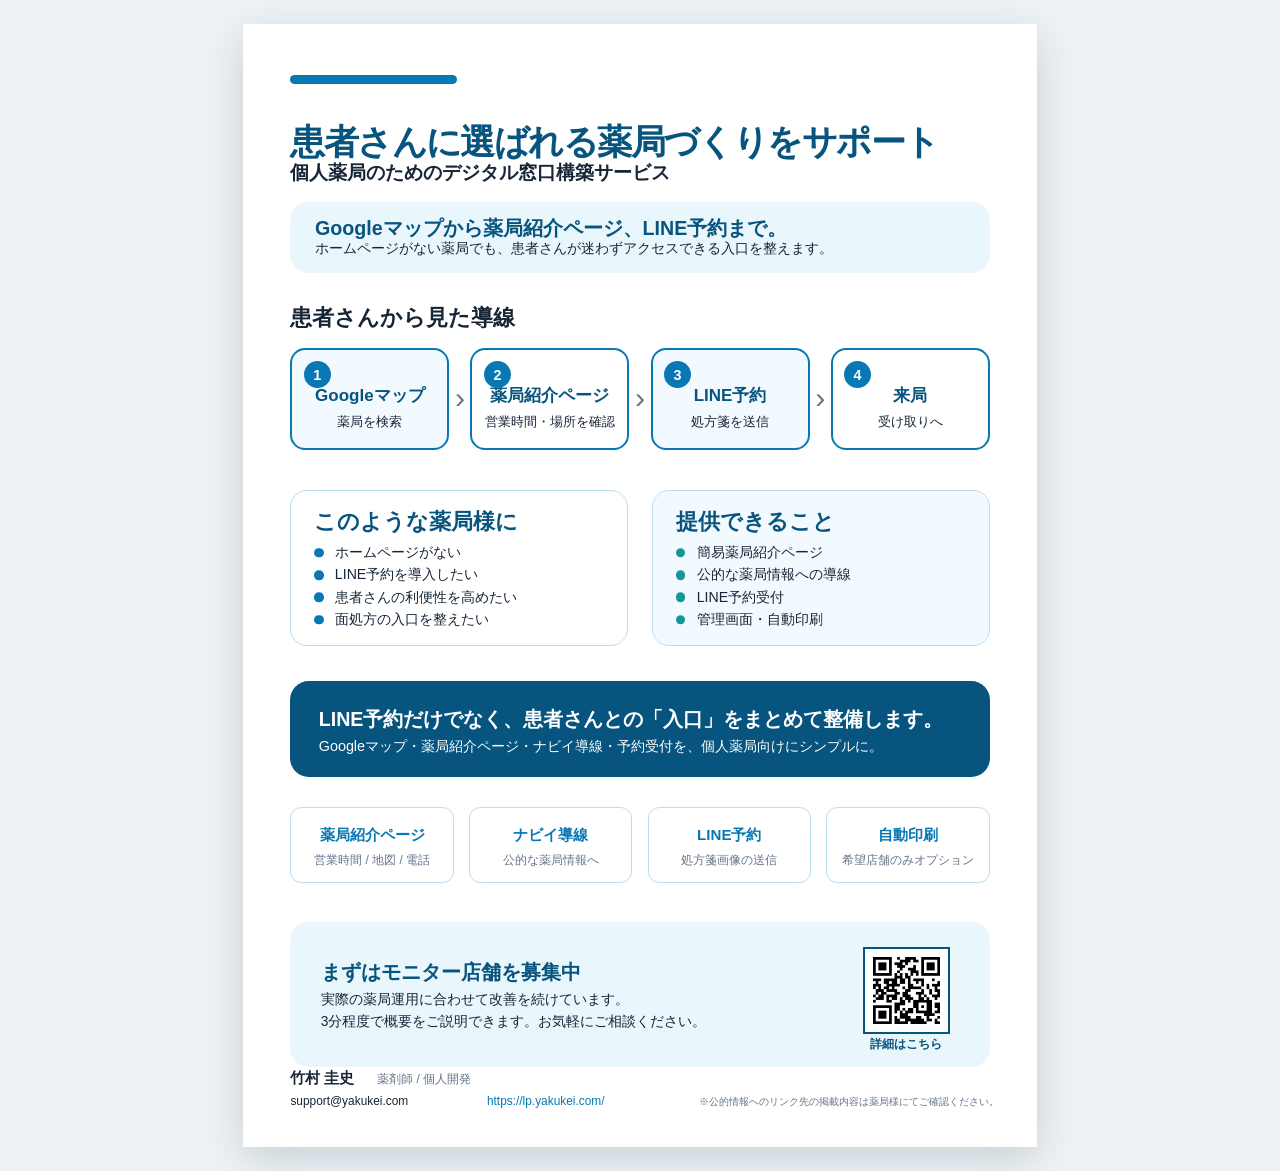
<file: materials/digital-window/index.html>
<!DOCTYPE html>
<html lang="ja">

<head>
  <meta charset="UTF-8">
  <meta name="viewport" content="width=device-width, initial-scale=1.0">
  <meta name="description" content="個人薬局のためのデジタル窓口構築サービスの営業資料です。">
  <link rel="icon" href="/favicon.ico" sizes="any">
  <link rel="stylesheet" href="../digital-window.css">
  <title>個人薬局のためのデジタル窓口構築サービス | 営業資料</title>
</head>

<body>
  <main class="document" aria-labelledby="document-title">
    <header class="hero">
      <div class="top-rule" aria-hidden="true"></div>
      <h1 id="document-title">患者さんに選ばれる薬局づくりをサポート</h1>
      <p class="subtitle">個人薬局のためのデジタル窓口構築サービス</p>

      <section class="intro-box" aria-label="サービス概要">
        <p class="intro-lead">Googleマップから薬局紹介ページ、LINE予約まで。</p>
        <p>ホームページがない薬局でも、患者さんが迷わずアクセスできる入口を整えます。</p>
      </section>
    </header>

    <section class="journey section" aria-labelledby="journey-title">
      <h2 id="journey-title">患者さんから見た導線</h2>
      <ol class="journey-list">
        <li class="journey-step">
          <span class="step-number">1</span>
          <strong>Googleマップ</strong>
          <span>薬局を検索</span>
        </li>
        <li class="journey-step">
          <span class="step-number">2</span>
          <strong>薬局紹介ページ</strong>
          <span>営業時間・場所を確認</span>
        </li>
        <li class="journey-step">
          <span class="step-number">3</span>
          <strong>LINE予約</strong>
          <span>処方箋を送信</span>
        </li>
        <li class="journey-step">
          <span class="step-number">4</span>
          <strong>来局</strong>
          <span>受け取りへ</span>
        </li>
      </ol>
    </section>

    <section class="overview-grid section" aria-label="対象と提供内容">
      <article class="overview-card target-card">
        <h2>このような薬局様に</h2>
        <ul>
          <li>ホームページがない</li>
          <li>LINE予約を導入したい</li>
          <li>患者さんの利便性を高めたい</li>
          <li>面処方の入口を整えたい</li>
        </ul>
      </article>

      <article class="overview-card offer-card">
        <h2>提供できること</h2>
        <ul>
          <li>簡易薬局紹介ページ</li>
          <li>公的な薬局情報への導線</li>
          <li>LINE予約受付</li>
          <li>管理画面・自動印刷</li>
        </ul>
      </article>
    </section>

    <section class="message-band section" aria-label="サービスの特徴">
      <p class="message-lead">LINE予約だけでなく、患者さんとの「入口」をまとめて整備します。</p>
      <p>Googleマップ・薬局紹介ページ・ナビイ導線・予約受付を、個人薬局向けにシンプルに。</p>
    </section>

    <section class="features section" aria-label="主な機能">
      <article class="feature-card">
        <h2>薬局紹介ページ</h2>
        <p>営業時間 / 地図 / 電話</p>
      </article>
      <article class="feature-card">
        <h2>ナビイ導線</h2>
        <p>公的な薬局情報へ</p>
      </article>
      <article class="feature-card">
        <h2>LINE予約</h2>
        <p>処方箋画像の送信</p>
      </article>
      <article class="feature-card">
        <h2>自動印刷</h2>
        <p>希望店舗のみオプション</p>
      </article>
    </section>

    <section class="cta section" aria-labelledby="cta-title">
      <div class="cta-copy">
        <h2 id="cta-title">まずはモニター店舗を募集中</h2>
        <p>実際の薬局運用に合わせて改善を続けています。</p>
        <p>3分程度で概要をご説明できます。お気軽にご相談ください。</p>
      </div>

      <!-- QRコードへ差し替える場合は、下の .qr-placeholder を
           <img class="qr-image" src="..." alt="詳細ページのQRコード"> に置き換えてください。 -->
      <div class="qr-area" aria-label="詳細ページQRコード">
        <img class="qr-image" src="./qr-lp-yakukei.png" alt="詳細ページのQRコード">
        <p>詳細はこちら</p>
      </div>
    </section>

    <footer class="document-footer">
      <div class="contact">
        <p><strong>竹村 圭史</strong><span>薬剤師 / 個人開発</span></p>
        <p><a href="mailto:support@yakukei.com">support@yakukei.com</a></p>
      </div>
      <p class="site-url"><a href="https://lp.yakukei.com/">https://lp.yakukei.com/</a></p>
      <p class="note">※公的情報へのリンク先の掲載内容は薬局様にてご確認ください。</p>
    </footer>
  </main>
</body>

</html>
</file>
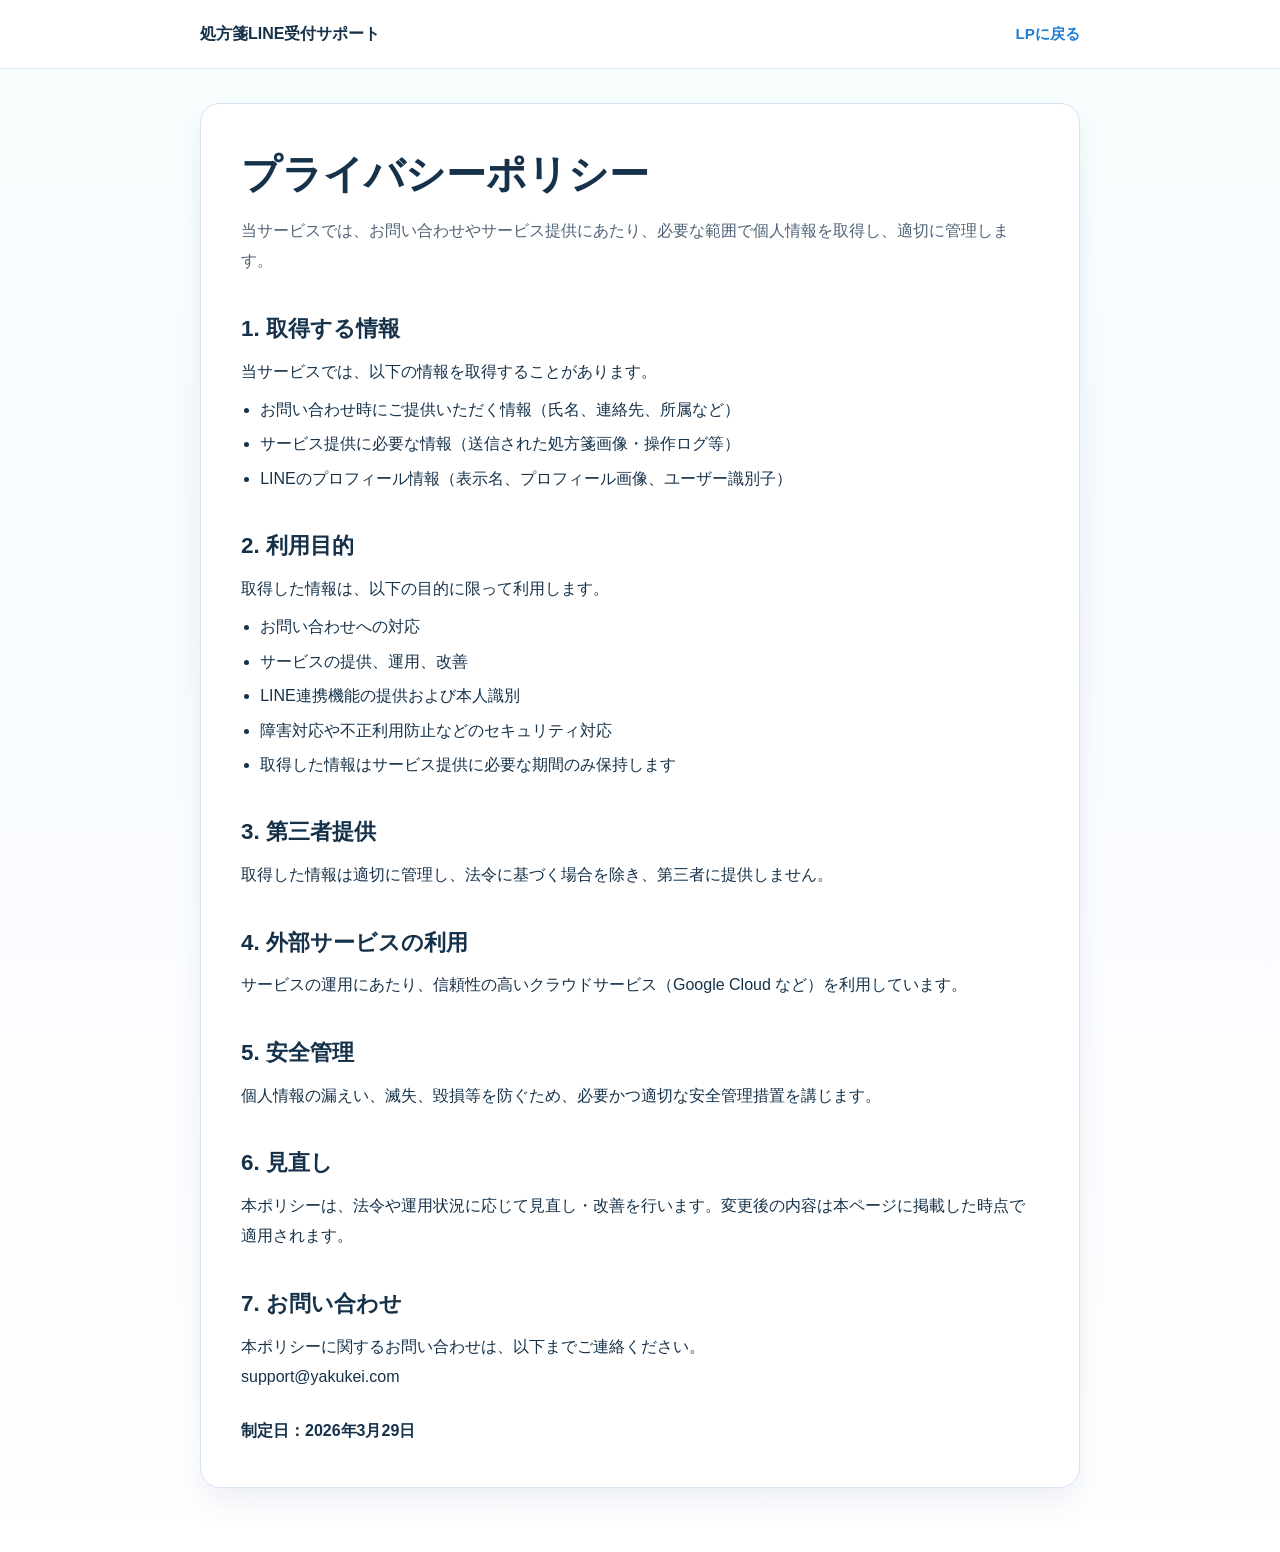
<file: privacy.html>
<!DOCTYPE html>
<html lang="ja">
<head>
  <meta charset="UTF-8">
  <meta name="viewport" content="width=device-width, initial-scale=1.0">
  <meta name="description" content="処方箋LINE受付サポートのプライバシーポリシーです。">
  <link rel="icon" href="/favicon.ico" sizes="any">
  <title>プライバシーポリシー | 処方箋LINE受付サポート</title>
  <style>
    :root {
      --bg: #f4fbfa;
      --surface: #ffffff;
      --text: #16324a;
      --text-soft: #4f6277;
      --line: #d6e4f2;
      --brand: #1f7fd2;
      --radius-lg: 20px;
      --container: min(880px, 92vw);
    }

    * { box-sizing: border-box; }

    body {
      margin: 0;
      font-family: "Noto Sans JP", "Hiragino Kaku Gothic ProN", "Yu Gothic", "Meiryo", sans-serif;
      color: var(--text);
      background: linear-gradient(180deg, #f8fffe 0%, #f8fbff 36%, #ffffff 100%);
      line-height: 1.9;
    }

    .container {
      width: var(--container);
      margin: 0 auto;
      padding: 0 0 64px;
    }

    .page-header {
      position: sticky;
      top: 0;
      z-index: 20;
      border-bottom: 1px solid rgba(214, 228, 242, 0.8);
      background: rgba(255, 255, 255, 0.92);
      backdrop-filter: blur(8px);
    }

    .header-inner {
      width: var(--container);
      margin: 0 auto;
      min-height: 68px;
      display: flex;
      align-items: center;
      justify-content: space-between;
      gap: 16px;
    }

    .brand {
      margin: 0;
      font-size: 1rem;
      font-weight: 700;
    }

    .back-link {
      font-size: 0.95rem;
      font-weight: 600;
      color: var(--brand);
      text-decoration: none;
    }

    .back-link:hover,
    .back-link:focus-visible {
      text-decoration: underline;
    }

    main {
      padding-top: 34px;
    }

    .card {
      background: var(--surface);
      border: 1px solid var(--line);
      border-radius: var(--radius-lg);
      padding: clamp(20px, 4vw, 40px);
      box-shadow: 0 14px 30px rgba(23, 67, 112, 0.08);
    }

    h1 {
      margin: 0 0 12px;
      font-size: clamp(1.8rem, 1.2rem + 2vw, 2.5rem);
      line-height: 1.5;
    }

    .lead {
      margin: 0 0 30px;
      color: var(--text-soft);
    }

    h2 {
      margin: 34px 0 10px;
      font-size: clamp(1.2rem, 1rem + 0.6vw, 1.4rem);
      line-height: 1.6;
    }

    p {
      margin: 0;
    }

    ul {
      margin: 8px 0 0;
      padding-left: 1.2em;
    }

    li + li {
      margin-top: 4px;
    }

    .ending {
      margin-top: 24px;
      font-weight: 600;
    }
  </style>
</head>
<body>
  <header class="page-header">
    <div class="header-inner">
      <p class="brand">処方箋LINE受付サポート</p>
      <a class="back-link" href="/">LPに戻る</a>
    </div>
  </header>

  <main>
    <div class="container">
      <article class="card" aria-labelledby="privacy-title">
        <h1 id="privacy-title">プライバシーポリシー</h1>
        <p class="lead">当サービスでは、お問い合わせやサービス提供にあたり、必要な範囲で個人情報を取得し、適切に管理します。</p>

        <h2>1. 取得する情報</h2>
        <p>当サービスでは、以下の情報を取得することがあります。</p>
        <ul>
          <li>お問い合わせ時にご提供いただく情報（氏名、連絡先、所属など）</li>
          <li>サービス提供に必要な情報（送信された処方箋画像・操作ログ等）</li>
          <li>LINEのプロフィール情報（表示名、プロフィール画像、ユーザー識別子）</li>
        </ul>

        <h2>2. 利用目的</h2>
        <p>取得した情報は、以下の目的に限って利用します。</p>
        <ul>
          <li>お問い合わせへの対応</li>
          <li>サービスの提供、運用、改善</li>
          <li>LINE連携機能の提供および本人識別</li>
          <li>障害対応や不正利用防止などのセキュリティ対応</li>
          <li>取得した情報はサービス提供に必要な期間のみ保持します</li>
        </ul>

        <h2>3. 第三者提供</h2>
        <p>取得した情報は適切に管理し、法令に基づく場合を除き、第三者に提供しません。</p>

        <h2>4. 外部サービスの利用</h2>
        <p>サービスの運用にあたり、信頼性の高いクラウドサービス（Google Cloud など）を利用しています。</p>

        <h2>5. 安全管理</h2>
        <p>個人情報の漏えい、滅失、毀損等を防ぐため、必要かつ適切な安全管理措置を講じます。</p>

        <h2>6. 見直し</h2>
        <p>本ポリシーは、法令や運用状況に応じて見直し・改善を行います。変更後の内容は本ページに掲載した時点で適用されます。</p>

        <h2>7. お問い合わせ</h2>
        <p>本ポリシーに関するお問い合わせは、以下までご連絡ください。</p>
        <p>support@yakukei.com</p>

        <p class="ending">制定日：2026年3月29日</p>
      </article>
    </div>
  </main>
</body>
</html>
</file>
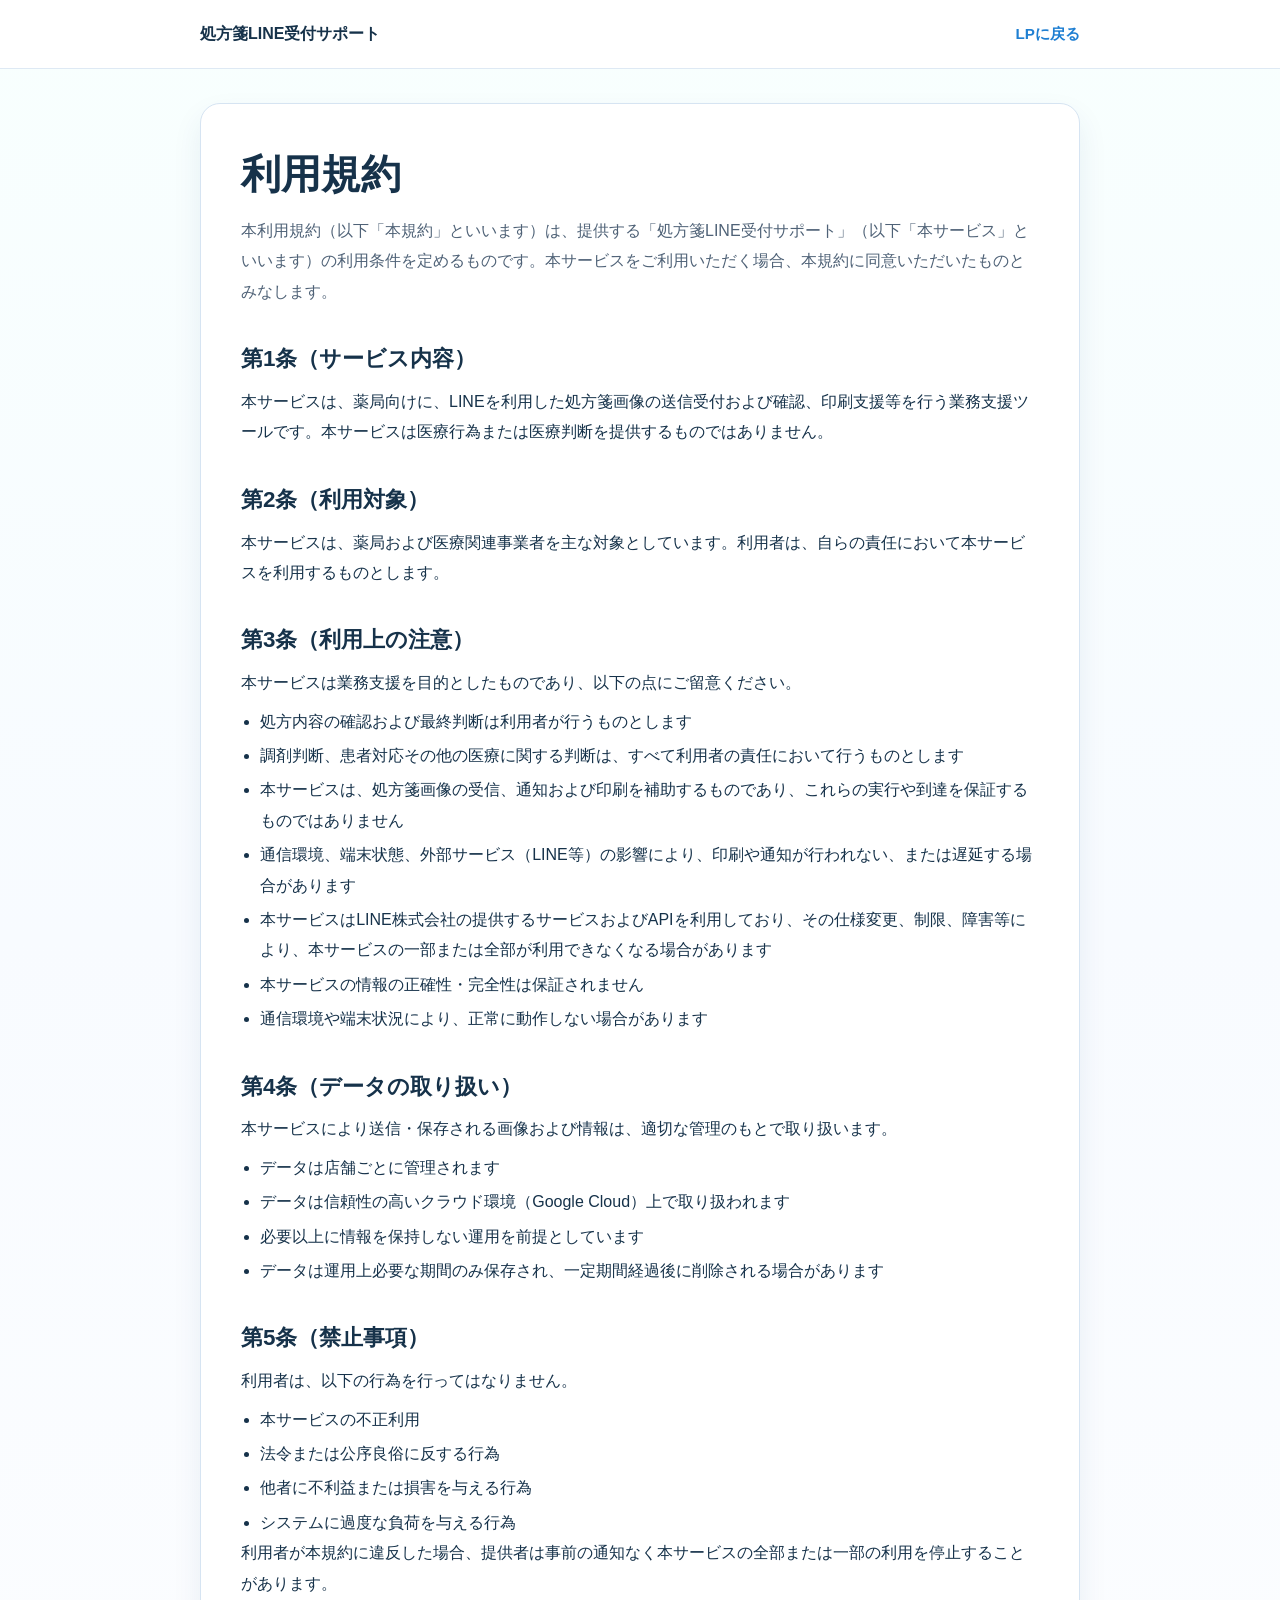
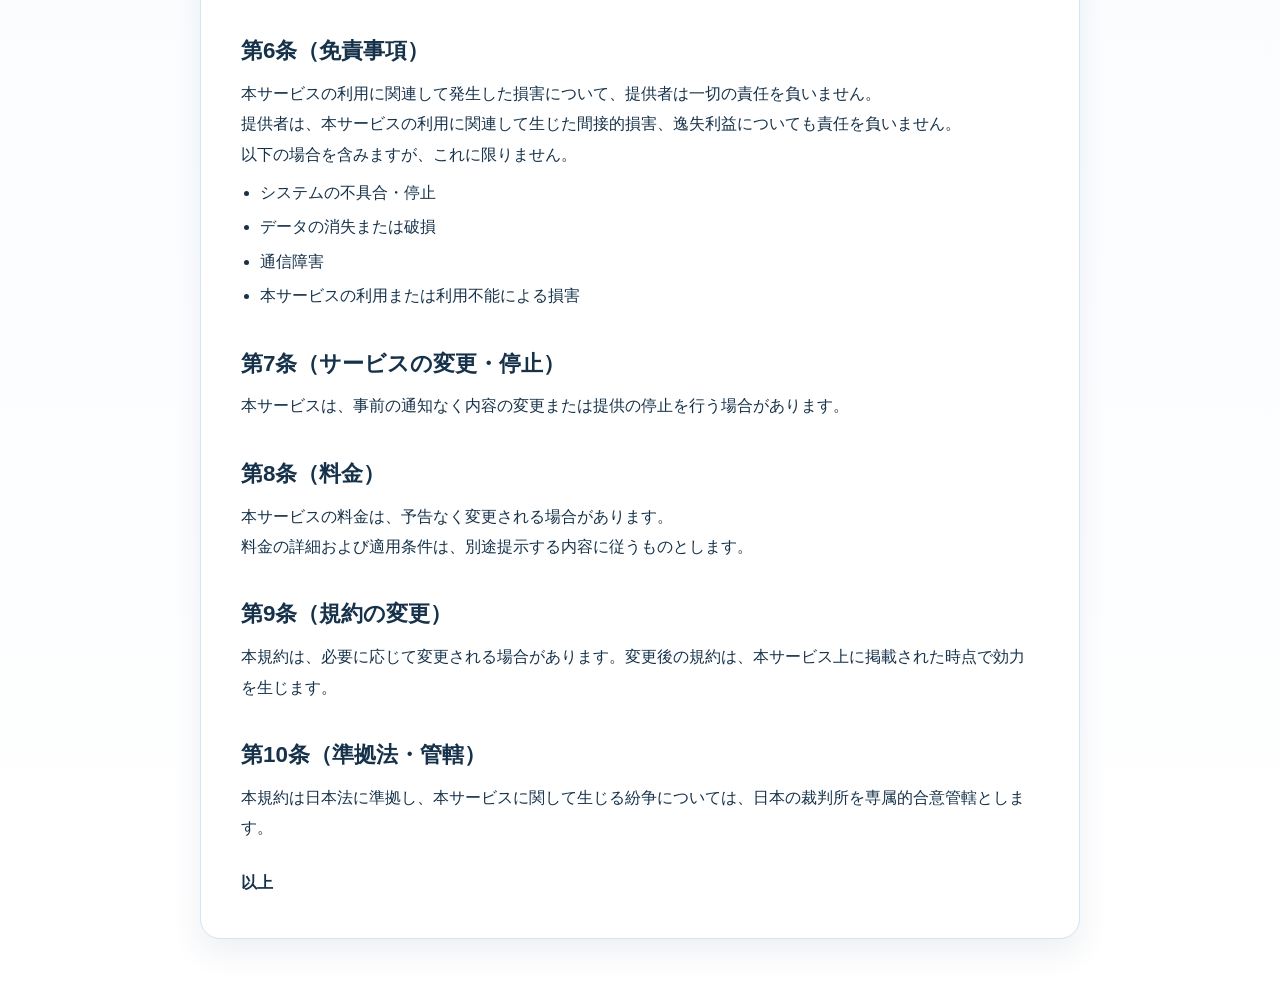
<file: terms.html>
<!DOCTYPE html>
<html lang="ja">
<head>
  <meta charset="UTF-8">
  <meta name="viewport" content="width=device-width, initial-scale=1.0">
  <meta name="description" content="処方箋LINE受付サポートの利用規約です。">
  <link rel="icon" href="/favicon.ico" sizes="any">
  <title>利用規約 | 処方箋LINE受付サポート</title>
  <style>
    :root {
      --bg: #f4fbfa;
      --surface: #ffffff;
      --text: #16324a;
      --text-soft: #4f6277;
      --line: #d6e4f2;
      --brand: #1f7fd2;
      --radius-lg: 20px;
      --radius-md: 14px;
      --container: min(880px, 92vw);
    }

    * { box-sizing: border-box; }

    body {
      margin: 0;
      font-family: "Noto Sans JP", "Hiragino Kaku Gothic ProN", "Yu Gothic", "Meiryo", sans-serif;
      color: var(--text);
      background: linear-gradient(180deg, #f8fffe 0%, #f8fbff 36%, #ffffff 100%);
      line-height: 1.9;
    }

    .container {
      width: var(--container);
      margin: 0 auto;
      padding: 0 0 64px;
    }

    .page-header {
      position: sticky;
      top: 0;
      z-index: 20;
      border-bottom: 1px solid rgba(214, 228, 242, 0.8);
      background: rgba(255, 255, 255, 0.92);
      backdrop-filter: blur(8px);
    }

    .header-inner {
      width: var(--container);
      margin: 0 auto;
      min-height: 68px;
      display: flex;
      align-items: center;
      justify-content: space-between;
      gap: 16px;
    }

    .brand {
      margin: 0;
      font-size: 1rem;
      font-weight: 700;
    }

    .back-link {
      font-size: 0.95rem;
      font-weight: 600;
      color: var(--brand);
      text-decoration: none;
    }

    .back-link:hover,
    .back-link:focus-visible {
      text-decoration: underline;
    }

    main {
      padding-top: 34px;
    }

    .card {
      background: var(--surface);
      border: 1px solid var(--line);
      border-radius: var(--radius-lg);
      padding: clamp(20px, 4vw, 40px);
      box-shadow: 0 14px 30px rgba(23, 67, 112, 0.08);
    }

    h1 {
      margin: 0 0 12px;
      font-size: clamp(1.8rem, 1.2rem + 2vw, 2.5rem);
      line-height: 1.5;
    }

    .lead {
      margin: 0 0 30px;
      color: var(--text-soft);
    }

    h2 {
      margin: 34px 0 10px;
      font-size: clamp(1.2rem, 1rem + 0.6vw, 1.4rem);
      line-height: 1.6;
    }

    p {
      margin: 0;
    }

    ul {
      margin: 8px 0 0;
      padding-left: 1.2em;
    }

    li + li {
      margin-top: 4px;
    }

    .ending {
      margin-top: 24px;
      font-weight: 600;
    }
  </style>
</head>
<body>
  <header class="page-header">
    <div class="header-inner">
      <p class="brand">処方箋LINE受付サポート</p>
      <a class="back-link" href="/">LPに戻る</a>
    </div>
  </header>

  <main>
    <div class="container">
      <article class="card" aria-labelledby="terms-title">
        <h1 id="terms-title">利用規約</h1>
        <p class="lead">本利用規約（以下「本規約」といいます）は、提供する「処方箋LINE受付サポート」（以下「本サービス」といいます）の利用条件を定めるものです。本サービスをご利用いただく場合、本規約に同意いただいたものとみなします。</p>

        <h2>第1条（サービス内容）</h2>
        <p>本サービスは、薬局向けに、LINEを利用した処方箋画像の送信受付および確認、印刷支援等を行う業務支援ツールです。本サービスは医療行為または医療判断を提供するものではありません。</p>

        <h2>第2条（利用対象）</h2>
        <p>本サービスは、薬局および医療関連事業者を主な対象としています。利用者は、自らの責任において本サービスを利用するものとします。</p>

        <h2>第3条（利用上の注意）</h2>
        <p>本サービスは業務支援を目的としたものであり、以下の点にご留意ください。</p>
        <ul>
          <li>処方内容の確認および最終判断は利用者が行うものとします</li>
          <li>調剤判断、患者対応その他の医療に関する判断は、すべて利用者の責任において行うものとします</li>
          <li>本サービスは、処方箋画像の受信、通知および印刷を補助するものであり、これらの実行や到達を保証するものではありません</li>
          <li>通信環境、端末状態、外部サービス（LINE等）の影響により、印刷や通知が行われない、または遅延する場合があります</li>
          <li>本サービスはLINE株式会社の提供するサービスおよびAPIを利用しており、その仕様変更、制限、障害等により、本サービスの一部または全部が利用できなくなる場合があります</li>
          <li>本サービスの情報の正確性・完全性は保証されません</li>
          <li>通信環境や端末状況により、正常に動作しない場合があります</li>
        </ul>

        <h2>第4条（データの取り扱い）</h2>
        <p>本サービスにより送信・保存される画像および情報は、適切な管理のもとで取り扱います。</p>
        <ul>
          <li>データは店舗ごとに管理されます</li>
          <li>データは信頼性の高いクラウド環境（Google Cloud）上で取り扱われます</li>
          <li>必要以上に情報を保持しない運用を前提としています</li>
          <li>データは運用上必要な期間のみ保存され、一定期間経過後に削除される場合があります</li>
        </ul>

        <h2>第5条（禁止事項）</h2>
        <p>利用者は、以下の行為を行ってはなりません。</p>
        <ul>
          <li>本サービスの不正利用</li>
          <li>法令または公序良俗に反する行為</li>
          <li>他者に不利益または損害を与える行為</li>
          <li>システムに過度な負荷を与える行為</li>
        </ul>
        <p>利用者が本規約に違反した場合、提供者は事前の通知なく本サービスの全部または一部の利用を停止することがあります。</p>

        <h2>第6条（免責事項）</h2>
        <p>本サービスの利用に関連して発生した損害について、提供者は一切の責任を負いません。</p>
        <p>提供者は、本サービスの利用に関連して生じた間接的損害、逸失利益についても責任を負いません。</p>
        <p>以下の場合を含みますが、これに限りません。</p>
        <ul>
          <li>システムの不具合・停止</li>
          <li>データの消失または破損</li>
          <li>通信障害</li>
          <li>本サービスの利用または利用不能による損害</li>
        </ul>

        <h2>第7条（サービスの変更・停止）</h2>
        <p>本サービスは、事前の通知なく内容の変更または提供の停止を行う場合があります。</p>

        <h2>第8条（料金）</h2>
        <p>本サービスの料金は、予告なく変更される場合があります。</p>
        <p>料金の詳細および適用条件は、別途提示する内容に従うものとします。</p>

        <h2>第9条（規約の変更）</h2>
        <p>本規約は、必要に応じて変更される場合があります。変更後の規約は、本サービス上に掲載された時点で効力を生じます。</p>

        <h2>第10条（準拠法・管轄）</h2>
        <p>本規約は日本法に準拠し、本サービスに関して生じる紛争については、日本の裁判所を専属的合意管轄とします。</p>

        <p class="ending">以上</p>
      </article>
    </div>
  </main>
</body>
</html>
</file>
<file: materials/digital-window.css>
:root {
  --navy: #07547e;
  --blue: #0878b5;
  --teal: #11989b;
  --ink: #172536;
  --muted: #64748b;
  --pale-blue: #e9f6fc;
  --card-blue: #f3faff;
  --line-blue: #bcddec;
  --paper: #ffffff;
  --preview: #edf2f5;
}

* {
  box-sizing: border-box;
}

html {
  background: var(--preview);
}

body {
  margin: 0;
  padding: 24px;
  color: var(--ink);
  background: var(--preview);
  font-family: "Noto Sans JP", "Hiragino Kaku Gothic ProN", "Yu Gothic", Meiryo, sans-serif;
  font-feature-settings: "palt";
  -webkit-font-smoothing: antialiased;
}

a {
  color: inherit;
  text-decoration: none;
}

.document {
  display: flex;
  flex-direction: column;
  width: 210mm;
  height: 297mm;
  min-height: 297mm;
  margin: 0 auto;
  padding: 13.5mm 12.5mm 10mm;
  background: var(--paper);
  box-shadow: 0 12px 38px rgb(15 39 55 / 16%);
  print-color-adjust: exact;
  -webkit-print-color-adjust: exact;
}

.top-rule {
  width: 44mm;
  height: 2.4mm;
  margin-bottom: 10mm;
  border-radius: 999px;
  background: var(--blue);
}

.hero h1,
.hero p,
.section h2,
.section p,
.document-footer p {
  margin-top: 0;
}

.hero h1 {
  margin-bottom: 0;
  color: var(--navy);
  font-size: 9.3mm;
  font-weight: 800;
  line-height: 1.12;
  letter-spacing: -0.045em;
  white-space: nowrap;
}

.subtitle {
  margin-bottom: 4.3mm;
  font-size: 5.1mm;
  font-weight: 800;
  line-height: 1.25;
}

.intro-box {
  min-height: 15.5mm;
  padding: 4.2mm 6.5mm 3.5mm;
  border-radius: 5mm;
  background: var(--pale-blue);
}

.intro-box p {
  margin-bottom: 0;
  font-size: 3.7mm;
  line-height: 1.42;
}

.intro-box .intro-lead {
  color: var(--navy);
  font-size: 5.2mm;
  font-weight: 800;
  line-height: 1.12;
}

.section {
  flex: 0 0 auto;
}

.journey {
  margin-top: 8.5mm;
}

.journey > h2,
.overview-card h2 {
  margin-bottom: 4.5mm;
  font-size: 5.8mm;
  line-height: 1.2;
}

.journey-list {
  display: grid;
  grid-template-columns: repeat(4, minmax(0, 1fr));
  gap: 5.6mm;
  margin: 0;
  padding: 0;
  list-style: none;
  counter-reset: journey;
}

.journey-step {
  position: relative;
  display: flex;
  min-width: 0;
  min-height: 27mm;
  padding: 4.4mm 2mm 2.6mm;
  flex-direction: column;
  align-items: center;
  justify-content: center;
  border: 0.55mm solid var(--blue);
  border-radius: 4mm;
  text-align: center;
}

.journey-step:nth-child(odd) {
  background: var(--card-blue);
}

.journey-step:not(:last-child)::after {
  content: "›";
  position: absolute;
  top: 50%;
  right: -4.7mm;
  color: var(--muted);
  font-family: Arial, sans-serif;
  font-size: 8mm;
  font-weight: 300;
  line-height: 1;
  transform: translateY(-52%);
}

.step-number {
  position: absolute;
  top: 3mm;
  left: 3mm;
  display: grid;
  width: 7.2mm;
  height: 7.2mm;
  place-items: center;
  border-radius: 50%;
  color: #fff;
  background: var(--blue);
  font-size: 3.8mm;
  font-weight: 800;
}

.journey-step strong {
  margin-top: 3mm;
  color: var(--navy);
  font-size: 4.5mm;
  line-height: 1.2;
  white-space: nowrap;
}

.journey-step > span:last-child {
  margin-top: 2.2mm;
  font-size: 3.35mm;
  line-height: 1.2;
  white-space: nowrap;
}

.overview-grid {
  display: grid;
  grid-template-columns: 1fr 1fr;
  gap: 6.5mm;
  margin-top: 10.5mm;
}

.overview-card {
  min-height: 41.5mm;
  padding: 4.8mm 6mm 3.8mm;
  border: 0.45mm solid var(--line-blue);
  border-radius: 4.5mm;
}

.offer-card {
  background: var(--card-blue);
}

.overview-card h2 {
  margin-bottom: 2.4mm;
  color: var(--navy);
}

.overview-card ul {
  display: grid;
  gap: 1.2mm;
  margin: 0;
  padding: 0;
  list-style: none;
}

.overview-card li {
  position: relative;
  padding-left: 5.5mm;
  font-size: 3.75mm;
  line-height: 1.25;
  overflow-wrap: anywhere;
}

.overview-card li::before {
  content: "";
  position: absolute;
  top: 0.625em;
  left: 0;
  width: 2.5mm;
  height: 2.5mm;
  border-radius: 50%;
  background: var(--blue);
  transform: translateY(-50%);
}

.offer-card li::before {
  background: var(--teal);
}

.message-band {
  margin-top: 9mm;
  padding: 7mm 7.5mm 5.6mm;
  border-radius: 5mm;
  color: #fff;
  background: var(--navy);
}

.message-band p {
  margin-bottom: 0;
  font-size: 3.8mm;
  line-height: 1.4;
}

.message-band .message-lead {
  margin-bottom: 0.8mm;
  font-size: 5.2mm;
  font-weight: 800;
  line-height: 1.3;
  white-space: nowrap;
}

.features {
  display: grid;
  grid-template-columns: repeat(4, minmax(0, 1fr));
  gap: 4mm;
  margin-top: 8mm;
}

.feature-card {
  display: flex;
  min-width: 0;
  height: 20mm;
  padding: 3mm 1.5mm 2mm;
  flex-direction: column;
  align-items: center;
  justify-content: center;
  border: 0.45mm solid var(--line-blue);
  border-radius: 3mm;
  text-align: center;
}

.feature-card h2 {
  margin-bottom: 2.5mm;
  color: var(--blue);
  font-size: 4mm;
  line-height: 1.15;
  white-space: nowrap;
}

.feature-card p {
  margin-bottom: 0;
  color: var(--muted);
  font-size: 3.15mm;
  line-height: 1.2;
  white-space: nowrap;
}

.cta {
  display: grid;
  grid-template-columns: 1fr 28mm;
  gap: 7mm;
  min-height: 33mm;
  margin-top: 10.5mm;
  padding: 6.5mm 8mm 4.5mm;
  border-radius: 5mm;
  background: var(--pale-blue);
}

.cta-copy {
  align-self: center;
}

.cta h2 {
  margin-bottom: 1.8mm;
  color: var(--navy);
  font-size: 5.4mm;
  line-height: 1.15;
}

.cta-copy p {
  margin-bottom: 1.2mm;
  font-size: 3.65mm;
  line-height: 1.3;
}

.qr-area {
  align-self: center;
  text-align: center;
}

.qr-placeholder,
.qr-image {
  display: grid;
  width: 23mm;
  height: 23mm;
  margin: 0 auto;
  place-items: center;
  border: 0.55mm solid var(--navy);
  color: var(--navy);
  background: #fff;
  font-family: Arial, sans-serif;
  font-size: 7mm;
  font-weight: 800;
  object-fit: contain;
}

.qr-area p {
  margin: 1mm 0 0;
  color: var(--navy);
  font-size: 3.2mm;
  font-weight: 800;
  line-height: 1;
}

.document-footer {
  display: grid;
  grid-template-columns: 46mm 50mm 1fr;
  gap: 6mm;
  margin-top: auto;
  align-items: end;
  font-size: 3.15mm;
  line-height: 1.25;
}

.document-footer p {
  margin-bottom: 0;
}

.contact p:first-child {
  display: flex;
  margin-bottom: 1.8mm;
  align-items: baseline;
  gap: 6mm;
}

.contact strong {
  font-size: 3.9mm;
  white-space: nowrap;
}

.contact span {
  color: var(--muted);
  white-space: nowrap;
}

.contact a,
.site-url a {
  white-space: nowrap;
}

.site-url {
  color: var(--blue);
}

.note {
  color: var(--muted);
  font-size: 2.65mm;
  text-align: right;
  white-space: nowrap;
}

@page {
  size: A4 portrait;
  margin: 0;
}

@media print {
  html,
  body {
    width: 210mm;
    height: 297mm;
    background: #fff;
  }

  body {
    padding: 0;
  }

  .document {
    margin: 0;
    box-shadow: none;
    break-after: avoid;
    break-inside: avoid;
  }
}

@media screen and (max-width: 860px) {
  body {
    padding: 12px;
    overflow-x: auto;
  }

  .document {
    transform-origin: top left;
  }
}
</file>
